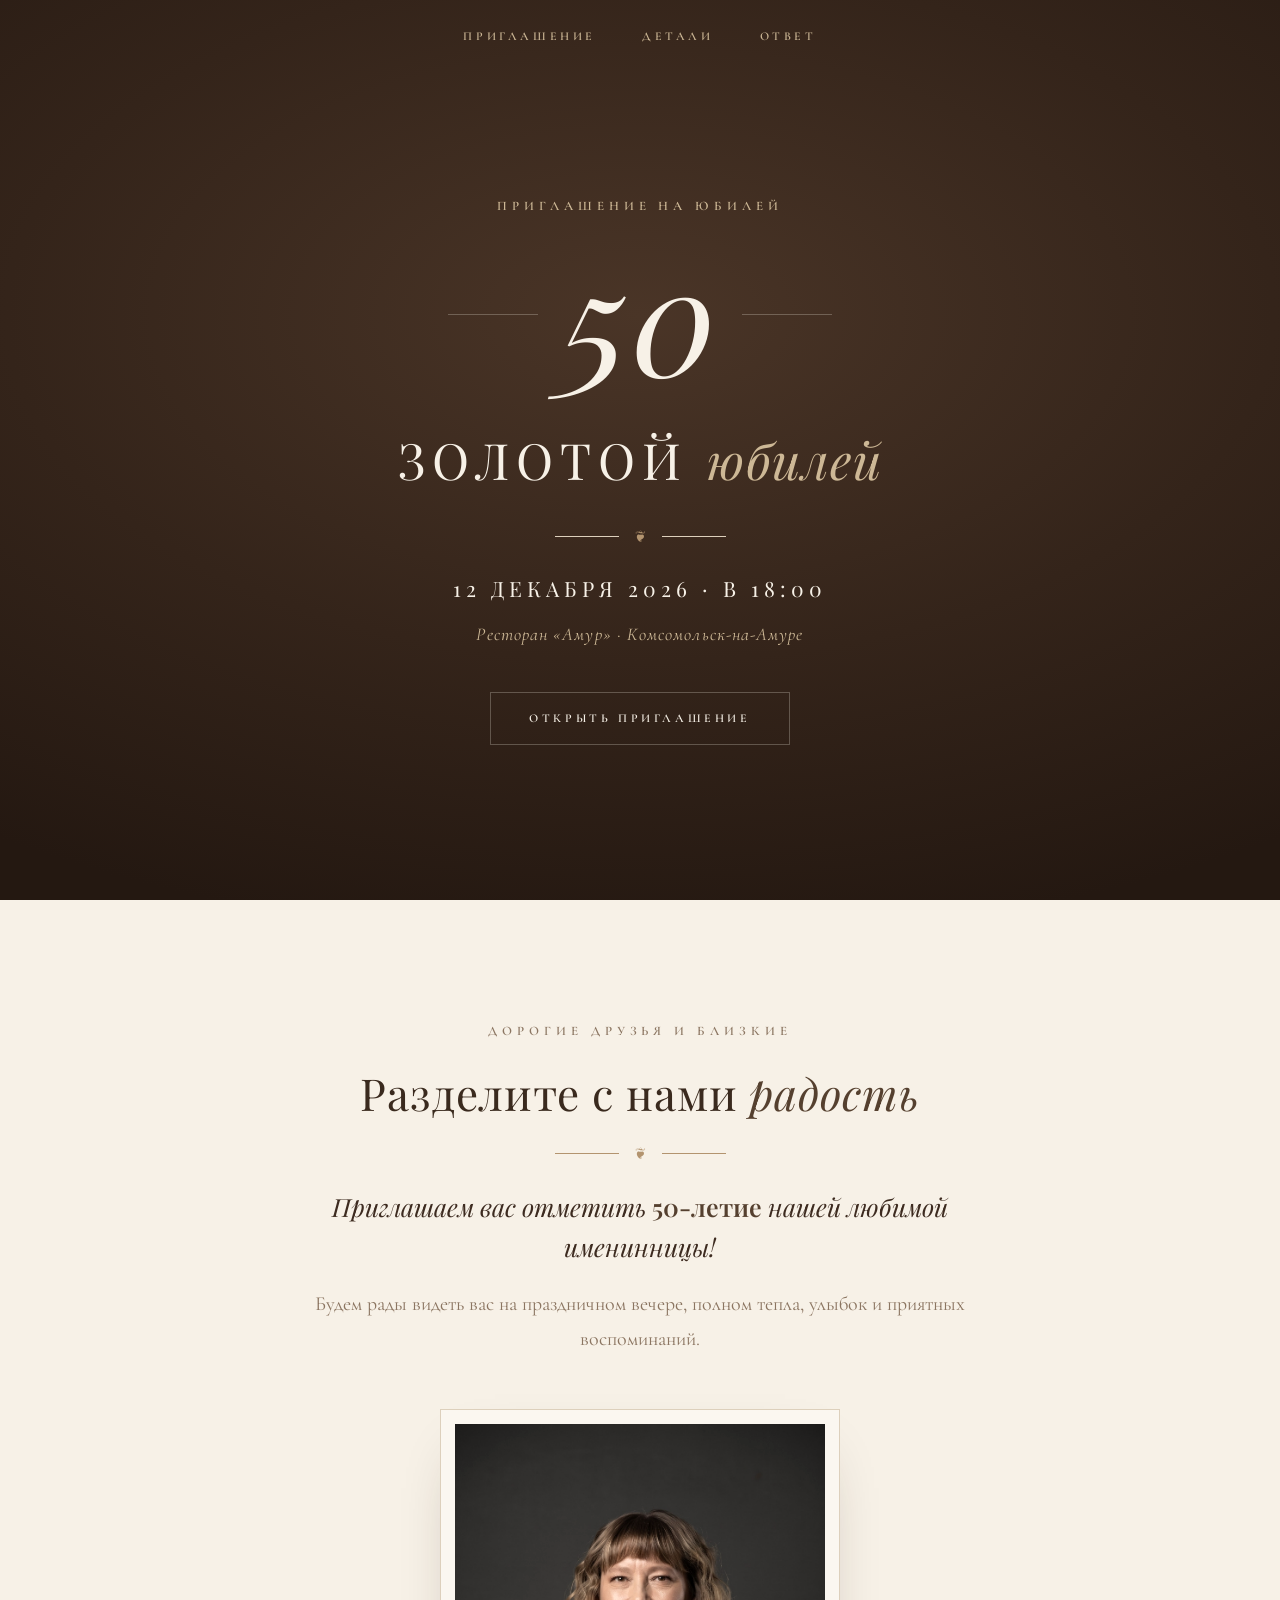
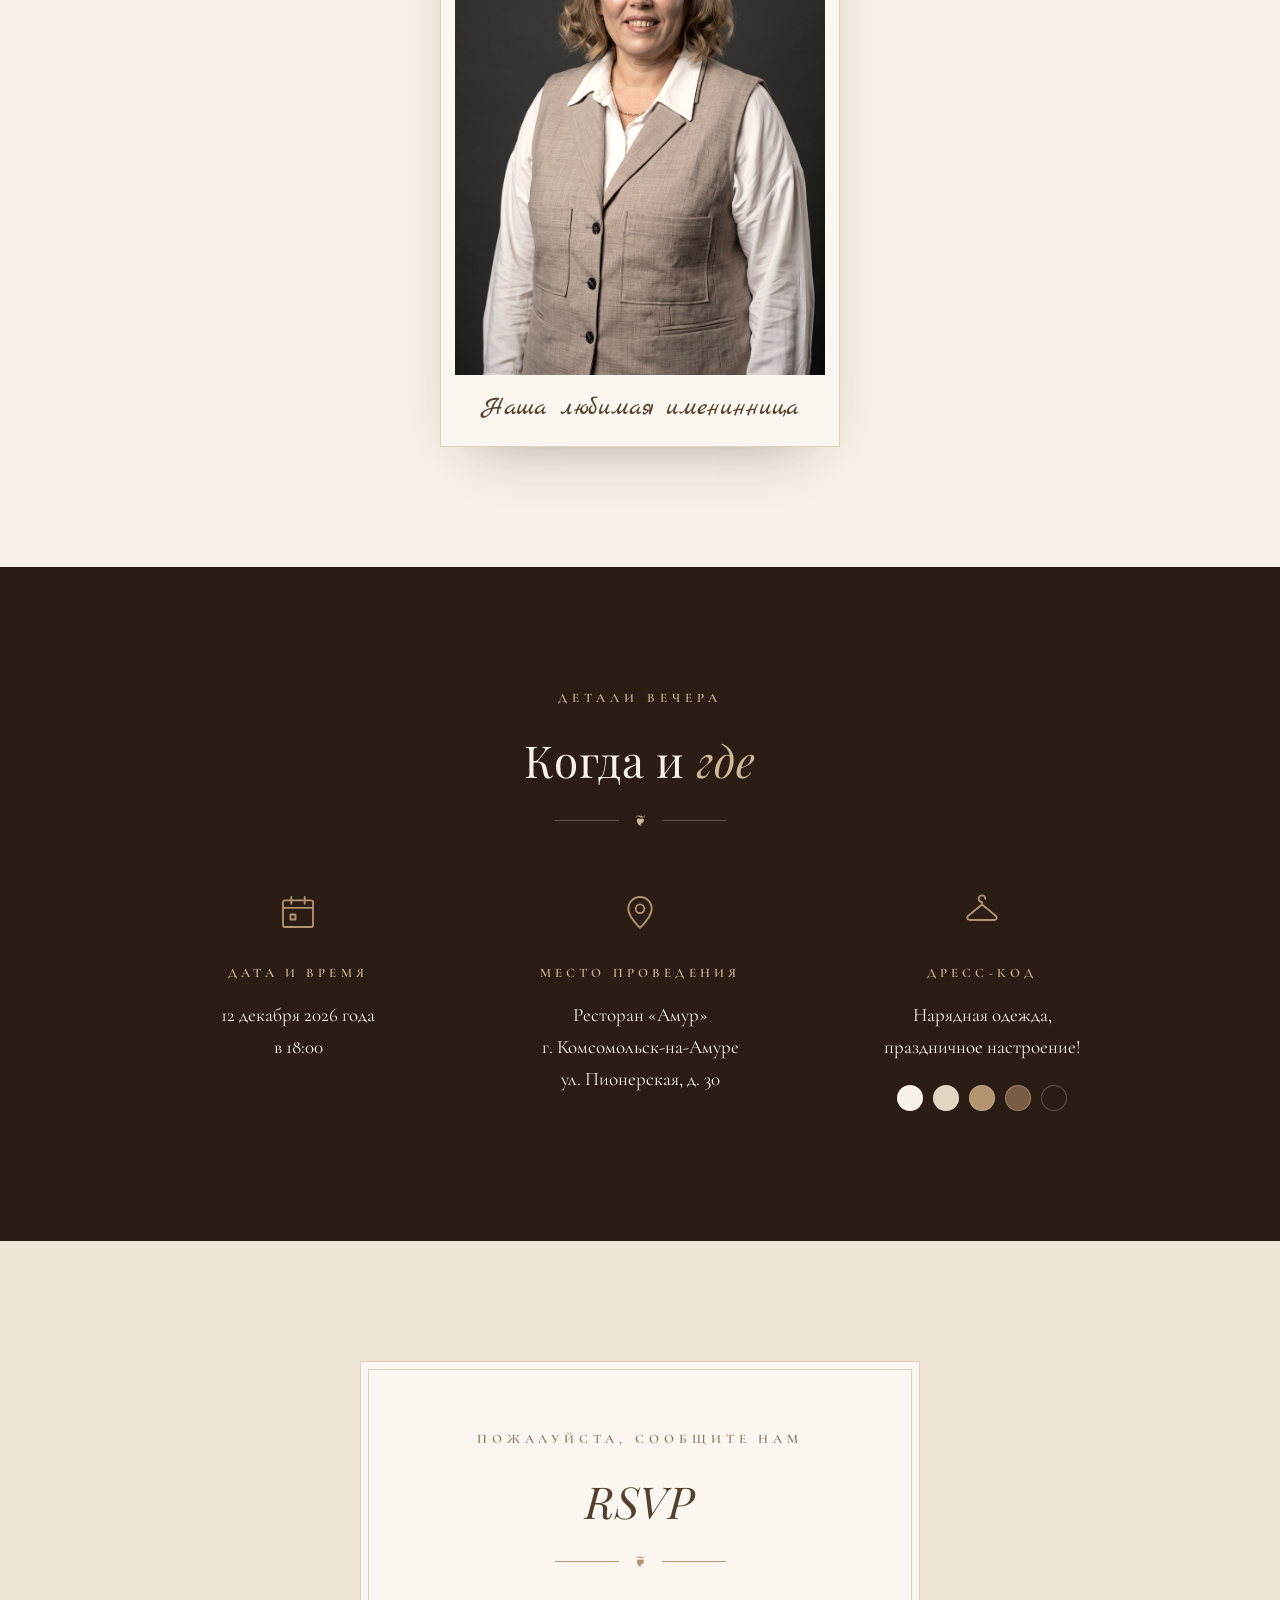
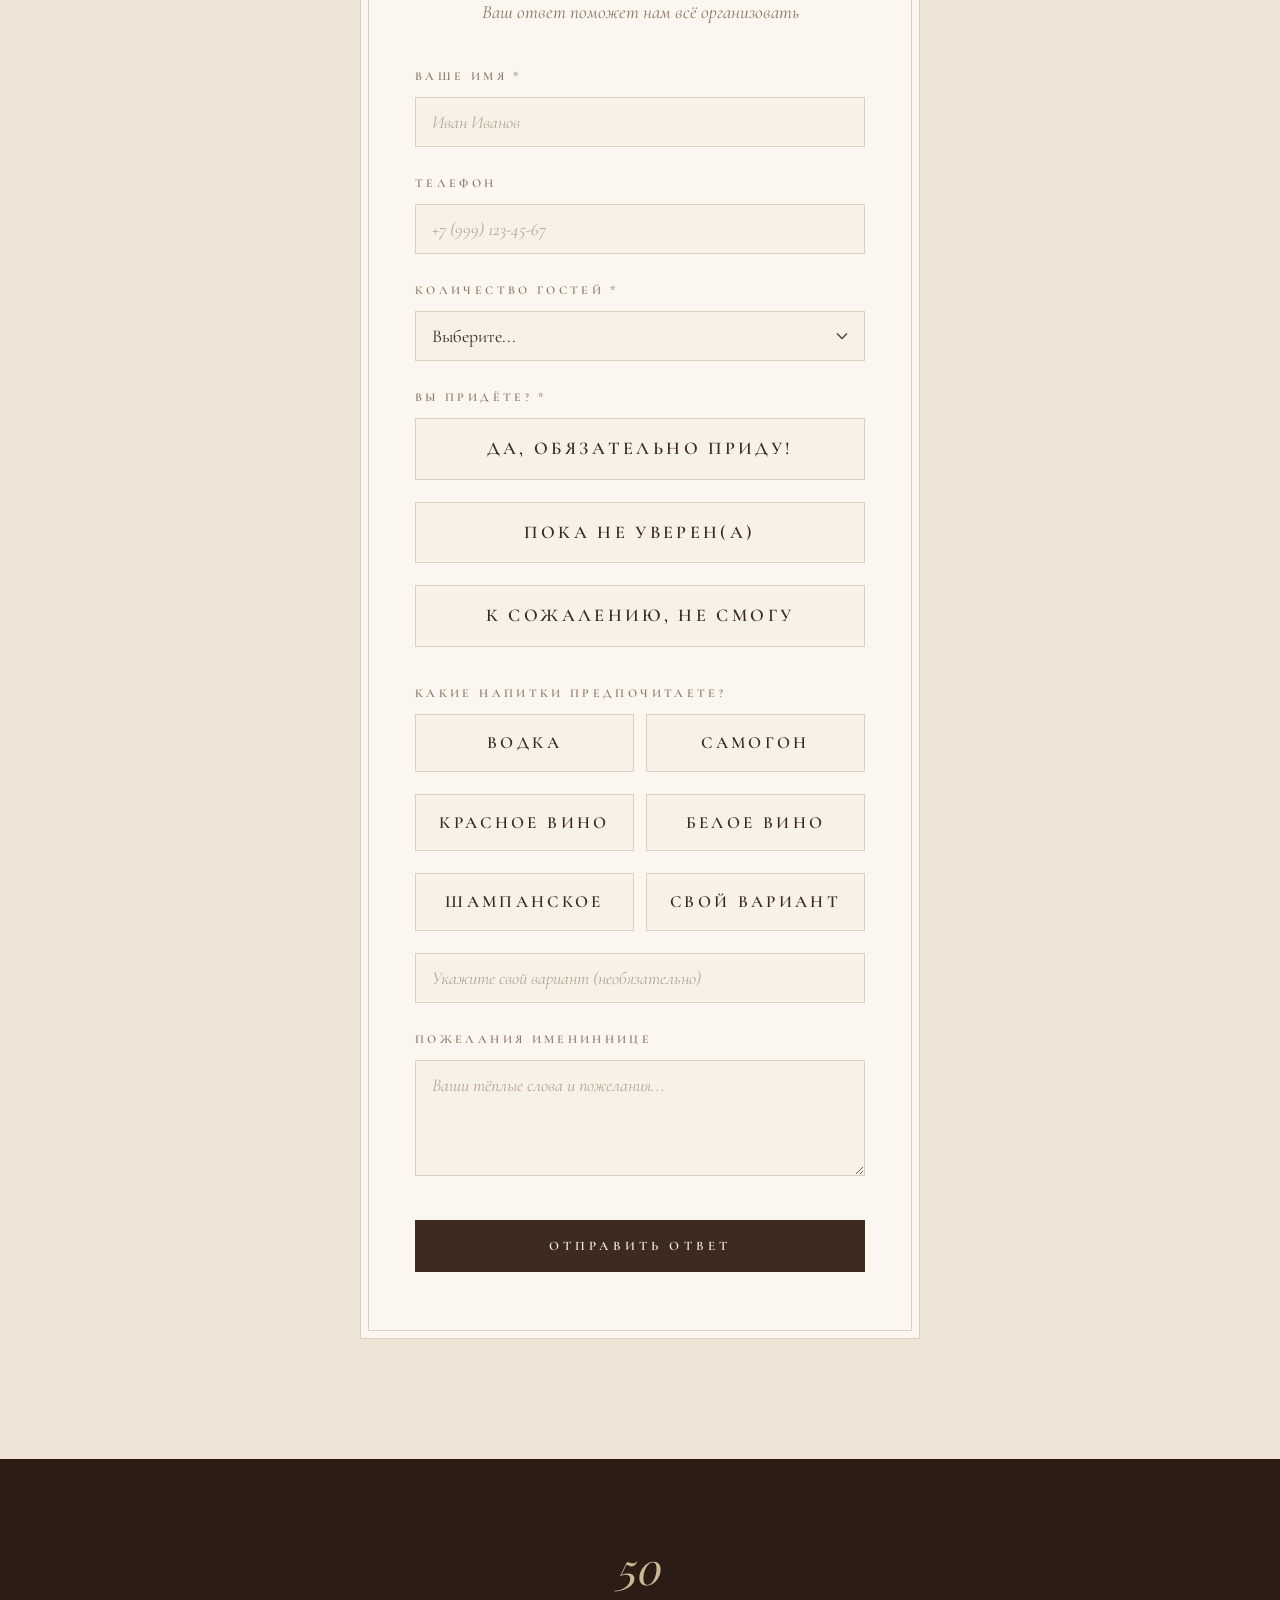
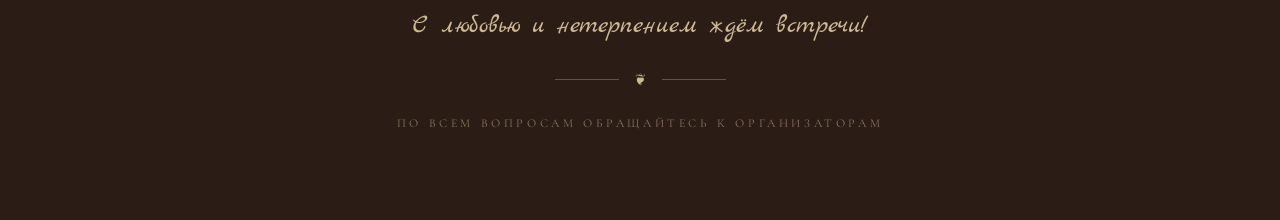
<file: index.html>
<!DOCTYPE html>
<html lang="ru">
<head>
    <meta charset="UTF-8">
    <meta name="viewport" content="width=device-width, initial-scale=1.0">
    <meta name="description" content="Приглашение на золотой юбилей — 12 декабря 2026, ресторан «Амур», Комсомольск-на-Амуре">
    <title>Приглашение на юбилей · 50 лет</title>
    <link rel="preconnect" href="https://fonts.googleapis.com">
    <link rel="preconnect" href="https://fonts.gstatic.com" crossorigin>
    <link href="https://fonts.googleapis.com/css2?family=Cormorant+Garamond:ital,wght@0,400;0,500;0,600;1,400&family=Marck+Script&family=Playfair+Display:ital,wght@0,400;0,500;0,600;1,400;1,500&display=swap" rel="stylesheet">
    <link rel="stylesheet" href="style.css">
</head>
<body>
    <header class="hero" id="top">
        <nav class="top-nav">
            <a href="#invitation">Приглашение</a>
            <a href="#details">Детали</a>
            <a href="#rsvp">Ответ</a>
        </nav>

        <div class="hero-content">
            <p class="eyebrow light">Приглашение на юбилей</p>

            <div class="monogram" aria-hidden="true">
                <span class="mono-line"></span>
                <span class="mono-num">50</span>
                <span class="mono-line"></span>
            </div>

            <h1 class="hero-title">Золотой <em>юбилей</em></h1>

            <div class="ornament" aria-hidden="true">
                <span class="orn-line"></span>
                <span class="orn-diamond">❦</span>
                <span class="orn-line"></span>
            </div>

            <p class="hero-date">12 декабря 2026 &middot; в 18:00</p>
            <p class="hero-place">Ресторан «Амур» &middot; Комсомольск-на-Амуре</p>

            <a class="ghost-btn" href="#invitation">Открыть приглашение</a>
        </div>
    </header>

    <section class="section invitation" id="invitation">
        <div class="section-inner">
            <p class="eyebrow">Дорогие друзья и близкие</p>
            <h2 class="section-title">Разделите с нами <em>радость</em></h2>

            <div class="ornament dark" aria-hidden="true">
                <span class="orn-line"></span>
                <span class="orn-diamond">❦</span>
                <span class="orn-line"></span>
            </div>

            <p class="lead">
                Приглашаем вас отметить <strong>50-летие</strong> нашей любимой именинницы!
            </p>
            <p class="body-text">
                Будем рады видеть вас на праздничном вечере,
                полном тепла, улыбок и приятных воспоминаний.
            </p>

            <figure class="photo-frame">
                <img src="mama.jpg" alt="Именинница">
                <figcaption class="script-caption">Наша любимая именинница</figcaption>
            </figure>
        </div>
    </section>

    <section class="section details dark-band" id="details">
        <div class="section-inner wide">
            <p class="eyebrow light">Детали вечера</p>
            <h2 class="section-title light">Когда и <em>где</em></h2>

            <div class="ornament light" aria-hidden="true">
                <span class="orn-line"></span>
                <span class="orn-diamond">❦</span>
                <span class="orn-line"></span>
            </div>

            <div class="details-grid">
                <div class="detail-card">
                    <svg class="detail-icon" viewBox="0 0 24 24" fill="none" stroke="currentColor" stroke-width="1.1" stroke-linecap="round" stroke-linejoin="round" aria-hidden="true">
                        <rect x="3" y="5" width="18" height="16" rx="1"></rect>
                        <path d="M3 9.5h18"></path>
                        <path d="M8 3v4"></path>
                        <path d="M16 3v4"></path>
                        <path d="M7.5 13.5h3v3h-3z"></path>
                    </svg>
                    <h3>Дата и время</h3>
                    <p>12 декабря 2026 года<br>в 18:00</p>
                </div>

                <div class="detail-card">
                    <svg class="detail-icon" viewBox="0 0 24 24" fill="none" stroke="currentColor" stroke-width="1.1" stroke-linecap="round" stroke-linejoin="round" aria-hidden="true">
                        <path d="M12 21.5s7-6.4 7-11.5a7 7 0 1 0-14 0c0 5.1 7 11.5 7 11.5z"></path>
                        <circle cx="12" cy="10" r="2.6"></circle>
                    </svg>
                    <h3>Место проведения</h3>
                    <p>Ресторан «Амур»<br>г. Комсомольск-на-Амуре<br>ул. Пионерская, д. 30</p>
                </div>

                <div class="detail-card">
                    <svg class="detail-icon" viewBox="0 0 24 24" fill="none" stroke="currentColor" stroke-width="1.1" stroke-linecap="round" stroke-linejoin="round" aria-hidden="true">
                        <path d="M12 7.5V6a2 2 0 1 1 2-2"></path>
                        <path d="M12 7.5l8.4 6.9c.9.7.4 2.4-1 2.4H4.6c-1.4 0-1.9-1.7-1-2.4L12 7.5z"></path>
                    </svg>
                    <h3>Дресс-код</h3>
                    <p>Нарядная одежда,<br>праздничное настроение!</p>
                    <div class="swatches" aria-hidden="true">
                        <span class="swatch s1"></span>
                        <span class="swatch s2"></span>
                        <span class="swatch s3"></span>
                        <span class="swatch s4"></span>
                        <span class="swatch s5"></span>
                    </div>
                </div>
            </div>
        </div>
    </section>

    <section class="section rsvp" id="rsvp">
        <div class="rsvp-card frame">
            <p class="eyebrow">Пожалуйста, сообщите нам</p>
            <h2 class="section-title"><em>RSVP</em></h2>

            <div class="ornament dark" aria-hidden="true">
                <span class="orn-line"></span>
                <span class="orn-diamond">❦</span>
                <span class="orn-line"></span>
            </div>

            <p class="rsvp-text">Ваш ответ поможет нам всё организовать</p>

            <form id="rsvpForm" class="rsvp-form">
                <div class="form-group">
                    <label for="name">Ваше имя *</label>
                    <input type="text" id="name" name="name" required placeholder="Иван Иванов">
                </div>

                <div class="form-group">
                    <label for="phone">Телефон</label>
                    <input type="tel" id="phone" name="phone" placeholder="+7 (999) 123-45-67">
                </div>

                <div class="form-group">
                    <label for="guests">Количество гостей *</label>
                    <select id="guests" name="guests" required>
                        <option value="">Выберите...</option>
                        <option value="1">1 человек</option>
                        <option value="2">2 человека</option>
                        <option value="3">3 человека</option>
                        <option value="4">4 человека</option>
                        <option value="5">5+ человек</option>
                    </select>
                </div>

                <div class="form-group">
                    <label>Вы придёте? *</label>
                    <div class="radio-group">
                        <label class="radio-label">
                            <input type="radio" name="attendance" value="yes" required>
                            <span>Да, обязательно приду!</span>
                        </label>
                        <label class="radio-label">
                            <input type="radio" name="attendance" value="maybe" required>
                            <span>Пока не уверен(а)</span>
                        </label>
                        <label class="radio-label">
                            <input type="radio" name="attendance" value="no" required>
                            <span>К сожалению, не смогу</span>
                        </label>
                    </div>
                </div>

                <div class="form-group">
                    <label>Какие напитки предпочитаете?</label>
                    <div class="checkbox-group">
                        <label class="check-label">
                            <input type="checkbox" name="drinks" value="Водка">
                            <span>Водка</span>
                        </label>
                        <label class="check-label">
                            <input type="checkbox" name="drinks" value="Самогон">
                            <span>Самогон</span>
                        </label>
                        <label class="check-label">
                            <input type="checkbox" name="drinks" value="Красное вино">
                            <span>Красное вино</span>
                        </label>
                        <label class="check-label">
                            <input type="checkbox" name="drinks" value="Белое вино">
                            <span>Белое вино</span>
                        </label>
                        <label class="check-label">
                            <input type="checkbox" name="drinks" value="Шампанское">
                            <span>Шампанское</span>
                        </label>
                        <label class="check-label">
                            <input type="checkbox" name="drinks" value="Свой вариант">
                            <span>Свой вариант</span>
                        </label>
                    </div>
                    <input type="text" id="drinkOther" name="drinkOther" class="other-input" placeholder="Укажите свой вариант (необязательно)">
                </div>

                <div class="form-group">
                    <label for="message">Пожелания имениннице</label>
                    <textarea id="message" name="message" rows="4" placeholder="Ваши тёплые слова и пожелания..."></textarea>
                </div>

                <button type="submit" class="submit-btn">Отправить ответ</button>
            </form>

            <div id="successMessage" class="success-message" style="display: none;">
                <div class="ornament dark" aria-hidden="true">
                    <span class="orn-line"></span>
                    <span class="orn-diamond">❦</span>
                    <span class="orn-line"></span>
                </div>
                <h3>Спасибо за ответ!</h3>
                <p>Ваша информация получена. До встречи на празднике!</p>
            </div>
        </div>
    </section>

    <footer>
        <div class="footer-inner">
            <div class="footer-mono" aria-hidden="true">50</div>
            <p class="script-caption light">С любовью и нетерпением ждём встречи!</p>
            <div class="ornament light" aria-hidden="true">
                <span class="orn-line"></span>
                <span class="orn-diamond">❦</span>
                <span class="orn-line"></span>
            </div>
            <p class="footer-note">По всем вопросам обращайтесь к организаторам</p>
        </div>
    </footer>

    <script src="script.js"></script>
</body>
</html>
</file>
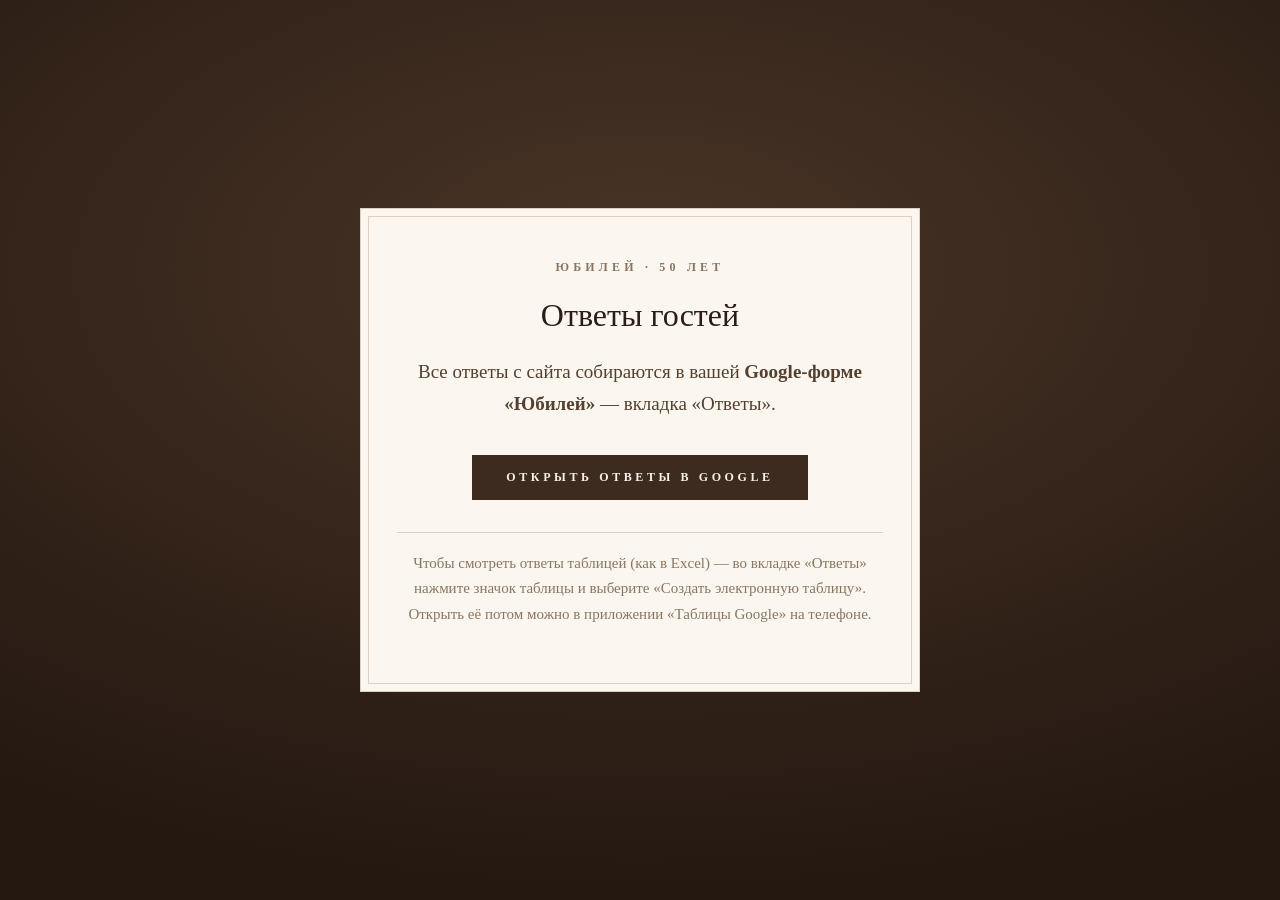
<file: admin.html>
<!DOCTYPE html>
<html lang="ru">
<head>
    <meta charset="UTF-8">
    <meta name="viewport" content="width=device-width, initial-scale=1.0">
    <title>Ответы гостей — где смотреть</title>
    <style>
        :root {
            --espresso: #2b1d15;
            --coffee: #3d2b20;
            --sand: #b3946f;
            --cream: #f7f1e7;
            --paper: #fbf7f0;
            --muted: #8b7561;
            --line: #ddd0bc;
        }

        * { margin: 0; padding: 0; box-sizing: border-box; }

        body {
            font-family: 'Cormorant Garamond', Georgia, serif;
            background:
                radial-gradient(ellipse 90% 70% at 50% 30%, #4a3527 0%, #34241a 55%, #241811 100%);
            min-height: 100vh;
            display: flex;
            align-items: center;
            justify-content: center;
            padding: 24px;
            color: var(--cream);
        }

        .card {
            max-width: 560px;
            width: 100%;
            background: var(--paper);
            color: var(--espresso);
            padding: 48px 36px;
            text-align: center;
            border: 1px solid var(--line);
            position: relative;
        }

        .card::before {
            content: "";
            position: absolute;
            inset: 7px;
            border: 1px solid var(--line);
            pointer-events: none;
        }

        .eyebrow {
            font-size: 12px;
            font-weight: 600;
            text-transform: uppercase;
            letter-spacing: 0.35em;
            color: var(--muted);
            margin-bottom: 20px;
        }

        h1 {
            font-family: 'Playfair Display', Georgia, serif;
            font-weight: 400;
            font-size: 32px;
            margin-bottom: 22px;
        }

        p {
            font-size: 19px;
            line-height: 1.7;
            color: #55402f;
            margin-bottom: 16px;
        }

        .btn {
            display: inline-block;
            margin: 18px 0 10px;
            padding: 15px 34px;
            background: var(--coffee);
            color: var(--cream);
            text-decoration: none;
            font-size: 12px;
            font-weight: 600;
            letter-spacing: 0.3em;
            text-transform: uppercase;
        }

        .note {
            font-size: 15px;
            color: var(--muted);
            margin-top: 22px;
            padding-top: 18px;
            border-top: 1px solid var(--line);
        }
    </style>
</head>
<body>
    <div class="card">
        <p class="eyebrow">Юбилей · 50 лет</p>
        <h1>Ответы гостей</h1>

        <p>
            Все ответы с сайта собираются в вашей
            <strong>Google-форме «Юбилей»</strong> — вкладка «Ответы».
        </p>

        <a class="btn" href="https://docs.google.com/forms/d/1p_hMtRtoyUJLIj3IM9XEB8sd0JvlBS77re_ysMOT7xc/edit#responses" target="_blank" rel="noopener">
            Открыть ответы в Google
        </a>

        <p class="note">
            Чтобы смотреть ответы таблицей (как в Excel) — во вкладке «Ответы»
            нажмите значок таблицы и выберите «Создать электронную таблицу».
            Открыть её потом можно в приложении «Таблицы Google» на телефоне.
        </p>
    </div>
</body>
</html>
</file>
<file: style.css>
/* ============================================
   Приглашение на юбилей — тёплая коричнево-кремовая гамма
   ============================================ */

:root {
    --espresso: #2b1d15;
    --coffee: #3d2b20;
    --cocoa: #55402f;
    --sand: #b3946f;
    --sand-soft: #cdb896;
    --cream: #f7f1e7;
    --cream-deep: #efe5d6;
    --paper: #fbf7f0;
    --ink: #3a2a1e;
    --muted: #8b7561;
    --line: #ddd0bc;
    --line-light: rgba(247, 241, 231, 0.25);

    --font-display: 'Playfair Display', Georgia, 'Times New Roman', serif;
    --font-body: 'Cormorant Garamond', Georgia, 'Times New Roman', serif;
    --font-script: 'Marck Script', 'Segoe Script', cursive;
}

* {
    margin: 0;
    padding: 0;
    box-sizing: border-box;
}

html {
    scroll-behavior: smooth;
}

body {
    font-family: var(--font-body);
    font-size: 19px;
    line-height: 1.75;
    color: var(--ink);
    background: var(--cream);
    -webkit-font-smoothing: antialiased;
}

img {
    max-width: 100%;
    display: block;
}

::selection {
    background: var(--sand);
    color: var(--espresso);
}

/* ---------- Общие элементы ---------- */

.eyebrow {
    font-family: var(--font-body);
    font-size: 13px;
    font-weight: 600;
    text-transform: uppercase;
    letter-spacing: 0.38em;
    color: var(--muted);
    margin-bottom: 22px;
}

.eyebrow.light {
    color: var(--sand-soft);
}

.section-title {
    font-family: var(--font-display);
    font-weight: 400;
    font-size: clamp(30px, 5.5vw, 44px);
    line-height: 1.25;
    color: var(--ink);
    letter-spacing: 0.02em;
}

.section-title em {
    font-style: italic;
    color: var(--cocoa);
}

.section-title.light,
.section-title.light em {
    color: var(--cream);
}

.section-title.light em {
    color: var(--sand-soft);
}

.ornament {
    display: flex;
    align-items: center;
    justify-content: center;
    gap: 16px;
    margin: 26px auto;
}

.orn-line {
    display: block;
    width: 64px;
    height: 1px;
    background: var(--line);
}

.ornament.dark .orn-line {
    background: var(--sand);
}

.ornament.light .orn-line {
    background: var(--line-light);
}

.orn-diamond {
    font-size: 15px;
    color: var(--sand);
    line-height: 1;
}

.ornament.light .orn-diamond {
    color: var(--sand-soft);
}

.script-caption {
    font-family: var(--font-script);
    font-size: 26px;
    color: var(--cocoa);
    line-height: 1.5;
}

.script-caption.light {
    color: var(--sand-soft);
}

/* ---------- Герой ---------- */

.hero {
    position: relative;
    min-height: 100vh;
    min-height: 100svh;
    display: flex;
    align-items: center;
    justify-content: center;
    text-align: center;
    padding: 110px 24px 70px;
    background:
        radial-gradient(ellipse 90% 70% at 50% 35%, #4a3527 0%, #34241a 55%, #241811 100%);
    color: var(--cream);
    overflow: hidden;
}

.top-nav {
    position: absolute;
    top: 0;
    left: 0;
    right: 0;
    display: flex;
    justify-content: center;
    gap: clamp(20px, 5vw, 46px);
    padding: 26px 20px;
}

.top-nav a {
    font-size: 12px;
    font-weight: 600;
    text-transform: uppercase;
    letter-spacing: 0.3em;
    color: var(--sand-soft);
    text-decoration: none;
    padding-bottom: 4px;
    border-bottom: 1px solid transparent;
    transition: color 0.3s, border-color 0.3s;
}

.top-nav a:hover {
    color: var(--cream);
    border-color: var(--sand);
}

.hero-content {
    position: relative;
    z-index: 1;
    max-width: 640px;
}

.monogram {
    display: flex;
    align-items: center;
    justify-content: center;
    gap: 22px;
    margin: 8px 0 26px;
}

.mono-line {
    width: clamp(44px, 12vw, 90px);
    height: 1px;
    background: var(--line-light);
}

.mono-num {
    font-family: var(--font-display);
    font-style: italic;
    font-weight: 400;
    font-size: clamp(84px, 17vw, 150px);
    line-height: 1;
    color: var(--cream);
    letter-spacing: 0.02em;
}

.hero-title {
    font-family: var(--font-display);
    font-weight: 400;
    font-size: clamp(30px, 6vw, 50px);
    letter-spacing: 0.14em;
    text-transform: uppercase;
    color: var(--cream);
}

.hero-title em {
    font-style: italic;
    text-transform: none;
    letter-spacing: 0.03em;
    color: var(--sand-soft);
}

.hero-date {
    font-family: var(--font-display);
    font-size: clamp(17px, 2.6vw, 21px);
    letter-spacing: 0.24em;
    text-transform: uppercase;
    color: var(--cream);
    margin-top: 6px;
}

.hero-place {
    font-size: 18px;
    font-style: italic;
    color: var(--sand-soft);
    margin-top: 12px;
    letter-spacing: 0.06em;
}

.ghost-btn {
    display: inline-block;
    margin-top: 42px;
    padding: 15px 38px;
    font-family: var(--font-body);
    font-size: 12px;
    font-weight: 600;
    text-transform: uppercase;
    letter-spacing: 0.3em;
    color: var(--cream);
    text-decoration: none;
    border: 1px solid var(--line-light);
    transition: background 0.35s, border-color 0.3s, color 0.3s;
}

.ghost-btn:hover {
    background: rgba(247, 241, 231, 0.1);
    border-color: var(--sand);
}

/* ---------- Секции ---------- */

.section {
    padding: clamp(70px, 11vw, 120px) 24px;
}

.section-inner {
    max-width: 660px;
    margin: 0 auto;
    text-align: center;
}

.section-inner.wide {
    max-width: 980px;
}

.lead {
    font-family: var(--font-display);
    font-size: clamp(20px, 3.4vw, 25px);
    font-style: italic;
    line-height: 1.6;
    color: var(--coffee);
    margin-top: 8px;
}

.lead strong {
    font-weight: 600;
    font-style: normal;
    color: var(--cocoa);
}

.body-text {
    font-size: 20px;
    color: var(--muted);
    margin-top: 20px;
}

/* ---------- Приглашение и фото ---------- */

.invitation {
    background: var(--cream);
}

.photo-frame {
    margin-top: 52px;
    padding: 14px 14px 10px;
    background: var(--paper);
    border: 1px solid var(--line);
    box-shadow: 0 24px 60px -34px rgba(43, 29, 21, 0.45);
    max-width: 400px;
    margin-left: auto;
    margin-right: auto;
}

.photo-frame img {
    width: 100%;
    filter: sepia(0.16) saturate(0.96) contrast(1.02);
}

.photo-frame figcaption {
    margin-top: 14px;
    padding-bottom: 8px;
}

/* ---------- Детали (тёмная полоса) ---------- */

.dark-band {
    background: var(--espresso);
    color: var(--cream);
}

.details-grid {
    display: grid;
    grid-template-columns: repeat(auto-fit, minmax(240px, 1fr));
    gap: clamp(26px, 4vw, 46px);
    margin-top: 54px;
    text-align: center;
}

.detail-card {
    padding: 10px 8px;
}

.detail-icon {
    width: 40px;
    height: 40px;
    color: var(--sand);
    margin: 0 auto 20px;
}

.detail-card h3 {
    font-family: var(--font-body);
    font-size: 13px;
    font-weight: 600;
    text-transform: uppercase;
    letter-spacing: 0.32em;
    color: var(--sand-soft);
    margin-bottom: 14px;
}

.detail-card p {
    font-size: 19px;
    line-height: 1.7;
    color: var(--cream);
}

.swatches {
    display: flex;
    justify-content: center;
    gap: 10px;
    margin-top: 22px;
}

.swatch {
    width: 26px;
    height: 26px;
    border-radius: 50%;
    border: 1px solid var(--line-light);
}

.swatch.s1 { background: #f7f1e7; }
.swatch.s2 { background: #e3d5c3; }
.swatch.s3 { background: #b3946f; }
.swatch.s4 { background: #7a5c44; }
.swatch.s5 { background: #2b1d15; }

/* ---------- RSVP ---------- */

.rsvp {
    background: var(--cream-deep);
}

.frame {
    position: relative;
    border: 1px solid var(--line);
    background: var(--paper);
}

.frame::before {
    content: "";
    position: absolute;
    inset: 7px;
    border: 1px solid var(--line);
    pointer-events: none;
}

.rsvp-card {
    max-width: 560px;
    margin: 0 auto;
    padding: clamp(44px, 7vw, 66px) clamp(26px, 6vw, 54px);
    text-align: center;
}

.rsvp-text {
    font-size: 19px;
    font-style: italic;
    color: var(--muted);
    margin-bottom: 38px;
}

.rsvp-form {
    text-align: left;
}

.form-group {
    margin-bottom: 26px;
}

.form-group label {
    display: block;
    font-size: 12px;
    font-weight: 600;
    text-transform: uppercase;
    letter-spacing: 0.28em;
    color: var(--muted);
    margin-bottom: 10px;
}

.rsvp-form input[type="text"],
.rsvp-form input[type="tel"],
.rsvp-form select,
.rsvp-form textarea {
    width: 100%;
    padding: 13px 16px;
    font-family: var(--font-body);
    font-size: 18px;
    color: var(--ink);
    background: var(--cream);
    border: 1px solid var(--line);
    border-radius: 0;
    outline: none;
    transition: border-color 0.3s, background 0.3s, box-shadow 0.3s;
    appearance: none;
    -webkit-appearance: none;
}

.rsvp-form select {
    background-image: url("data:image/svg+xml;charset=utf-8,%3Csvg xmlns='http://www.w3.org/2000/svg' width='12' height='8' viewBox='0 0 12 8'%3E%3Cpath d='M1 1.5L6 6.5L11 1.5' fill='none' stroke='%2355402f' stroke-width='1.4'/%3E%3C/svg%3E");
    background-repeat: no-repeat;
    background-position: right 16px center;
    padding-right: 44px;
    cursor: pointer;
}

.rsvp-form textarea {
    resize: vertical;
    min-height: 110px;
}

.rsvp-form input::placeholder,
.rsvp-form textarea::placeholder {
    color: #b7a693;
    font-style: italic;
}

.rsvp-form input:focus,
.rsvp-form select:focus,
.rsvp-form textarea:focus {
    border-color: var(--sand);
    background: #fff;
    box-shadow: 0 0 0 3px rgba(179, 148, 111, 0.18);
}

/* Радио-кнопки */

.radio-group {
    display: flex;
    flex-direction: column;
    gap: 12px;
}

.radio-label {
    position: relative;
    cursor: pointer;
}

.radio-label input {
    position: absolute;
    opacity: 0;
    inset: 0;
    cursor: pointer;
}

.radio-label span {
    display: block;
    text-align: center;
    padding: 14px 12px;
    font-size: 18px;
    color: var(--ink);
    background: var(--cream);
    border: 1px solid var(--line);
    transition: background 0.3s, color 0.3s, border-color 0.3s;
}

.radio-label:hover span {
    border-color: var(--sand);
}

.radio-label input:checked + span {
    background: var(--coffee);
    border-color: var(--coffee);
    color: var(--cream);
}

.radio-label input:focus-visible + span {
    outline: 2px solid var(--sand);
    outline-offset: 2px;
}

/* Чекбоксы напитков */

.checkbox-group {
    display: grid;
    grid-template-columns: 1fr 1fr;
    gap: 12px;
}

.check-label {
    position: relative;
    cursor: pointer;
}

.check-label input {
    position: absolute;
    opacity: 0;
    inset: 0;
    cursor: pointer;
}

.check-label span {
    display: block;
    text-align: center;
    padding: 13px 8px;
    font-size: 17px;
    color: var(--ink);
    background: var(--cream);
    border: 1px solid var(--line);
    transition: background 0.3s, color 0.3s, border-color 0.3s;
}

.check-label:hover span {
    border-color: var(--sand);
}

.check-label input:checked + span {
    background: var(--coffee);
    border-color: var(--coffee);
    color: var(--cream);
}

.check-label input:focus-visible + span {
    outline: 2px solid var(--sand);
    outline-offset: 2px;
}

.other-input {
    margin-top: 12px;
}

/* Кнопка отправки */

.submit-btn {
    display: block;
    width: 100%;
    margin-top: 34px;
    padding: 17px 20px;
    font-family: var(--font-body);
    font-size: 13px;
    font-weight: 600;
    text-transform: uppercase;
    letter-spacing: 0.32em;
    color: var(--cream);
    background: var(--coffee);
    border: 1px solid var(--coffee);
    cursor: pointer;
    transition: background 0.35s, color 0.35s;
}

.submit-btn:hover {
    background: transparent;
    color: var(--coffee);
}

/* Сообщение об успехе */

.success-message {
    padding: 18px 0 6px;
    text-align: center;
}

.success-message h3 {
    font-family: var(--font-display);
    font-weight: 400;
    font-style: italic;
    font-size: 30px;
    color: var(--cocoa);
    margin-bottom: 12px;
}

.success-message p {
    font-size: 19px;
    color: var(--muted);
}

/* ---------- Подвал ---------- */

footer {
    background: var(--espresso);
    color: var(--cream);
    padding: clamp(56px, 9vw, 86px) 24px;
    text-align: center;
}

.footer-inner {
    max-width: 560px;
    margin: 0 auto;
}

.footer-mono {
    font-family: var(--font-display);
    font-style: italic;
    font-size: 44px;
    color: var(--sand-soft);
    line-height: 1;
    margin-bottom: 18px;
}

.footer-note {
    font-size: 12px;
    text-transform: uppercase;
    letter-spacing: 0.3em;
    color: var(--muted);
    margin-top: 26px;
}

/* ---------- Адаптивность ---------- */

@media (max-width: 600px) {
    body {
        font-size: 18px;
    }

    .top-nav {
        gap: 18px;
        padding: 20px 14px;
    }

    .top-nav a {
        font-size: 11px;
        letter-spacing: 0.22em;
    }

    .hero {
        padding-top: 96px;
    }

    .orn-line {
        width: 44px;
    }

    .body-text {
        font-size: 18px;
    }

    .photo-frame {
        padding: 10px 10px 6px;
    }

    .script-caption {
        font-size: 22px;
    }

    .detail-card p {
        font-size: 18px;
    }
}

/* На телефонах напитки — в одну колонку, всё по центру */
@media (max-width: 480px) {
    .checkbox-group {
        grid-template-columns: 1fr;
    }

    .check-label span {
        padding: 13px 10px;
        white-space: normal;
    }
}
</file>
